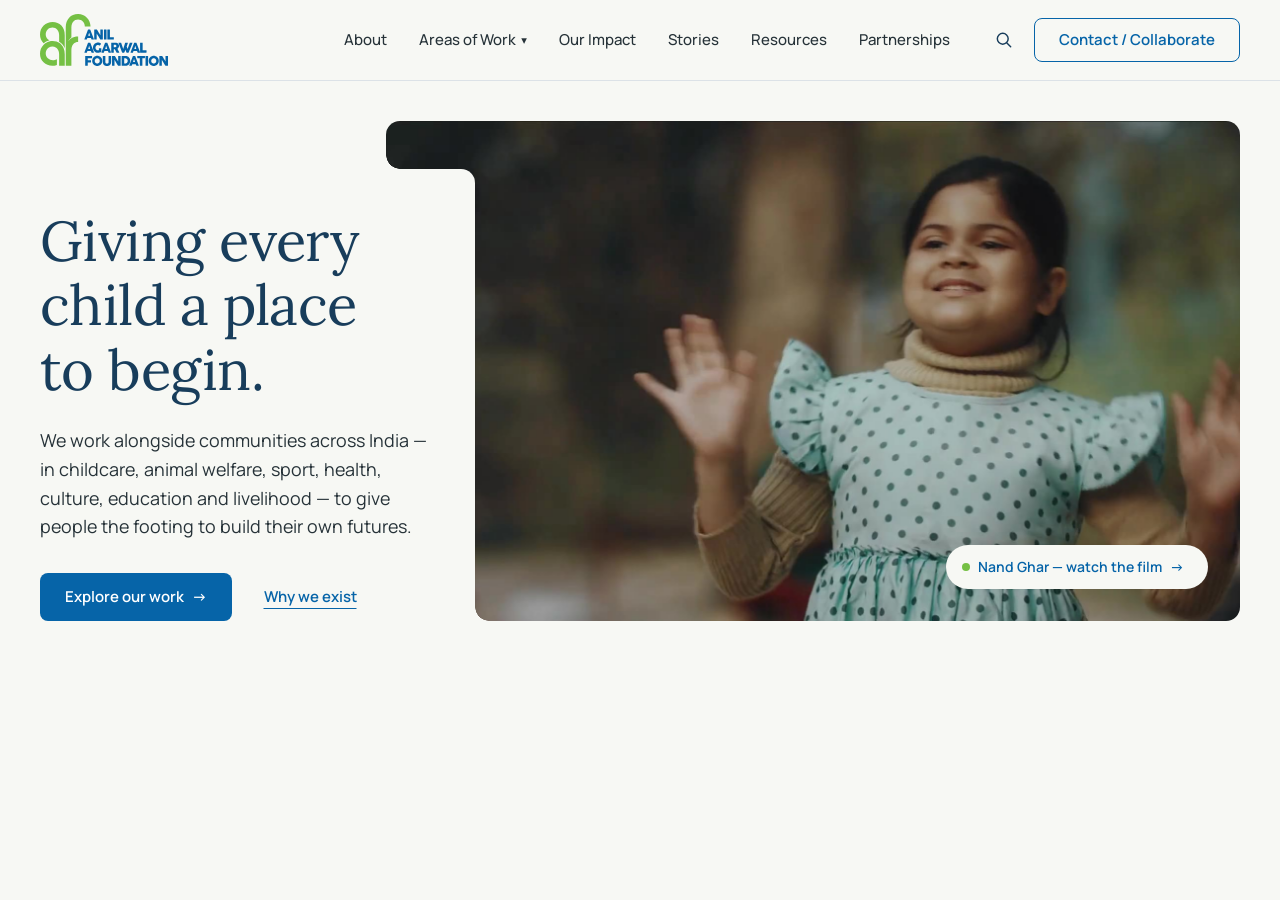
<file: src/explorations/hero/index.html>
<!doctype html>
<html lang="en-IN">
<head>
  <meta charset="utf-8">
  <meta name="viewport" content="width=device-width, initial-scale=1">
  <title>AAF Hero: Concept A "The Mat" (design exploration)</title>
  <meta name="robots" content="noindex, nofollow">

  <!-- Fonts: Lora 400 (headline only) + Manrope 400–700, per AAF_BRAND_FOUNDATION.md §3.2 (Option A). -->
  <link rel="preconnect" href="https://fonts.googleapis.com">
  <link rel="preconnect" href="https://fonts.gstatic.com" crossorigin>
  <link rel="stylesheet" href="https://fonts.googleapis.com/css2?family=Lora:wght@400&family=Manrope:wght@400;500;600;700&display=swap">

  <!-- Brand tokens (unchanged, shared) + exploration styles -->
  <link rel="stylesheet" href="../../../assets/brand/brand-tokens.css">
  <link rel="stylesheet" href="hero.css">

  <script src="hero.js" defer></script>
</head>
<body>
  <a class="skip-link" href="#main">Skip to content</a>

  <!-- ================================================================
       Global header (solid, warm off-white)
       Navigation content is fixed by the approved wireframe.
       ================================================================ -->
  <header class="site-header" data-header>
    <div class="container site-header__inner">
      <a class="site-header__logo" href="#" aria-label="Anil Agarwal Foundation, home">
        <img src="../../../assets/brand/aaf-logo.svg" alt="" width="128" height="52">
      </a>

      <nav class="site-nav" id="site-nav" aria-label="Main" data-nav>
        <ul class="site-nav__list">
          <li><a class="site-nav__link" href="#">About</a></li>
          <li>
            <!-- Dropdown contents are not yet defined (content map §1a), so this is a link with a disclosure glyph. -->
            <a class="site-nav__link" href="#">Areas of Work <span class="site-nav__caret" aria-hidden="true">▾</span></a>
          </li>
          <li><a class="site-nav__link" href="#">Our Impact</a></li>
          <li><a class="site-nav__link" href="#">Stories</a></li>
          <li><a class="site-nav__link" href="#">Resources</a></li>
          <li><a class="site-nav__link" href="#">Partnerships</a></li>
        </ul>
        <a class="btn btn--secondary site-nav__cta-mobile" href="#">Contact / Collaborate</a>
      </nav>

      <div class="site-header__actions">
        <button class="icon-button" type="button" aria-label="Search">
          <svg viewBox="0 0 24 24" width="20" height="20" aria-hidden="true" focusable="false">
            <circle cx="10.5" cy="10.5" r="6.5" fill="none" stroke="currentColor" stroke-width="1.75"/>
            <path d="M15.5 15.5 20 20" fill="none" stroke="currentColor" stroke-width="1.75" stroke-linecap="round"/>
          </svg>
        </button>
        <a class="btn btn--secondary site-header__cta" href="#">Contact / Collaborate</a>
        <button class="icon-button site-header__menu" type="button"
                aria-controls="site-nav" aria-expanded="false" data-menu-toggle>
          <span class="visually-hidden" data-menu-label>Open menu</span>
          <svg viewBox="0 0 24 24" width="22" height="22" aria-hidden="true" focusable="false">
            <path class="menu-icon__open" d="M3 7h18M3 12h18M3 17h18" fill="none" stroke="currentColor" stroke-width="1.75" stroke-linecap="round"/>
            <path class="menu-icon__close" d="M5 5l14 14M19 5 5 19" fill="none" stroke="currentColor" stroke-width="1.75" stroke-linecap="round"/>
          </svg>
        </button>
      </div>
    </div>
  </header>

  <main id="main">
    <!-- ================================================================
         Hero — Concept A "The Mat"
         The footage is presented as a framed documentary print on the
         warm off-white mat. The text panel is cut from the same mat and
         overlaps the frame's lower-left edge. No overlays, no gradients.
         ================================================================ -->
    <section class="hero" aria-labelledby="hero-title">
      <div class="container hero__stage">

        <!-- Text panel (same surface as the mat) -->
        <div class="hero__panel">
          <h1 class="hero__title" id="hero-title">Giving every child a place to begin.</h1>
          <p class="hero__lead">We work alongside communities across India — in childcare, animal welfare, sport, health, culture, education and livelihood — to give people the footing to build their own futures.</p>
          <div class="hero__actions">
            <a class="btn btn--primary" href="#">Explore our work <span aria-hidden="true">→</span></a>
            <a class="text-link" href="#">Why we exist</a>
          </div>
        </div>

        <!-- Framed documentary footage -->
        <figure class="hero__media" data-hero-media>
          <div class="hero__frame">
            <!--
              Nand Ghar film (source: https://www.youtube.com/watch?v=GrlYXisbpwQ), first 25.4 s,
              trimmed before the on-screen statistic banner and end card. 1920×1012 H.264/AAC, faststart.
              preload="none": nothing downloads until hero.js starts playback (skipped under reduced motion).
            -->
            <video class="hero__video" muted loop playsinline preload="none"
                   width="1920" height="1012"
                   poster="../../../assets/videos/nand-ghar-hero-poster.jpg"
                   aria-label="Excerpt from the Nand Ghar film"
                   data-hero-video>
              <source src="../../../assets/videos/nand-ghar-hero.mp4" type="video/mp4">
            </video>
          </div>

          <!-- Film link, placed on the video (solid label, no overlay on the footage) -->
          <figcaption class="hero__caption">
            <a class="film-link" href="#">
              <span class="film-link__dot" aria-hidden="true"></span>
              Nand Ghar — watch the film <span class="film-link__arrow" aria-hidden="true">→</span>
            </a>
          </figcaption>
        </figure>

      </div>
    </section>
  </main>
</body>
</html>
</file>
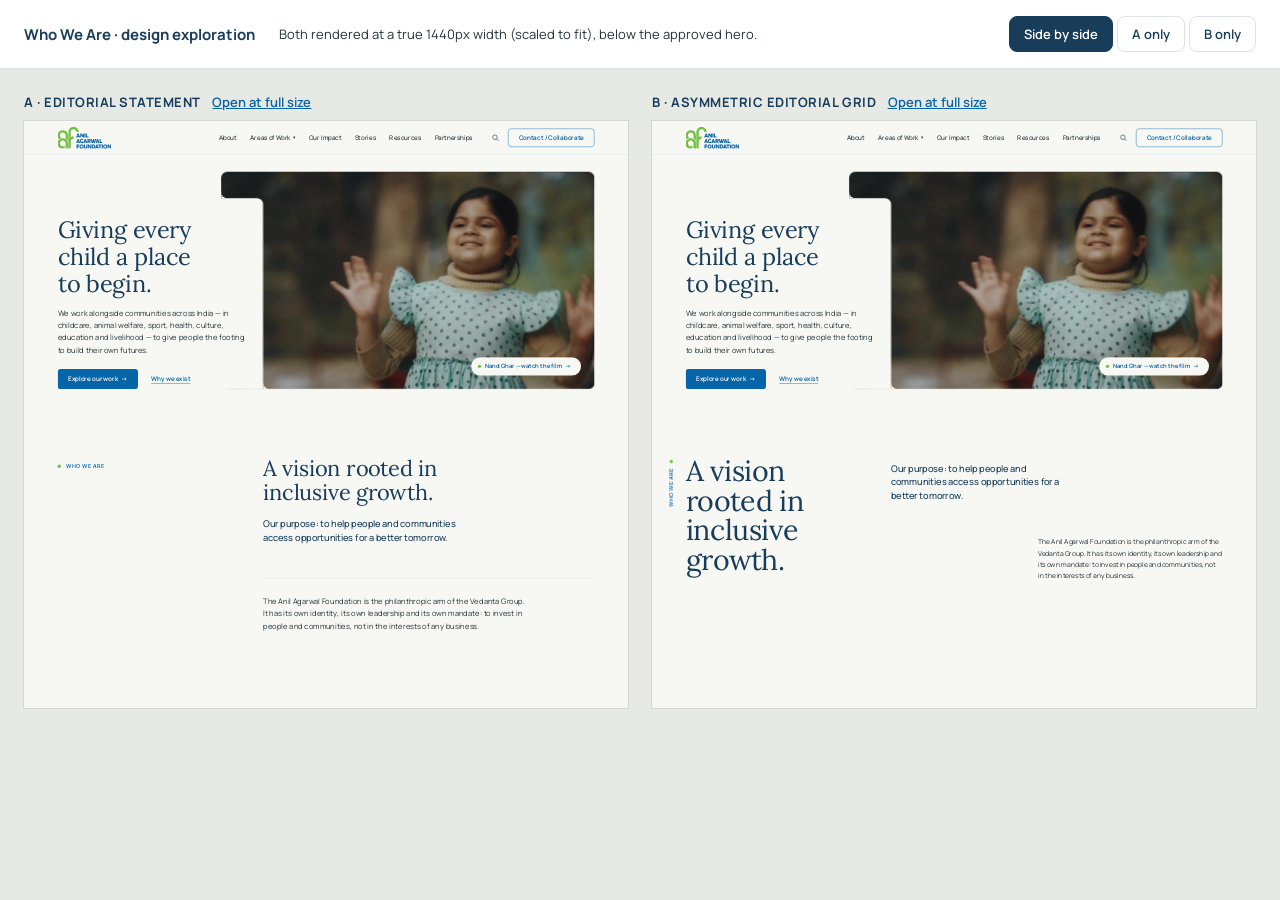
<file: src/explorations/who-we-are/index.html>
<!doctype html>
<html lang="en">
<head>
  <meta charset="utf-8">
  <meta name="viewport" content="width=device-width, initial-scale=1">
  <title>AAF Who We Are: compare variations (development harness)</title>
  <meta name="robots" content="noindex, nofollow">
  <link rel="stylesheet" href="https://fonts.googleapis.com/css2?family=Manrope:wght@400;600;700&display=swap">
  <link rel="stylesheet" href="../../../assets/brand/brand-tokens.css">
  <style>
    /* Development harness only: not part of either design. */
    body { margin: 0; background: #e7e9e4; color: var(--text-heading); font-family: var(--font-primary); }
    .bar { display: flex; flex-wrap: wrap; align-items: center; gap: 12px 24px; padding: 16px 24px; background: var(--color-white); border-bottom: var(--border); position: sticky; top: 0; z-index: 1; }
    .bar h1 { margin: 0; font-size: 15px; font-weight: 700; }
    .bar p { margin: 0; font-size: 13px; color: var(--text-body); }
    .modes { display: flex; gap: 4px; margin-left: auto; }
    .modes button { font: 600 13px var(--font-primary); padding: 8px 14px; border: var(--border); border-radius: 8px; background: var(--color-white); color: var(--text-heading); cursor: pointer; }
    .modes button[aria-pressed="true"] { background: var(--color-navy); border-color: var(--color-navy); color: var(--color-white); }
    .modes button:focus-visible { outline: var(--focus-ring); outline-offset: 2px; }
    .stage { display: grid; gap: 24px; padding: 24px; }
    .stage[data-mode="both"] { grid-template-columns: 1fr 1fr; }
    .stage[data-mode="a"] [data-variant="b"], .stage[data-mode="b"] [data-variant="a"] { display: none; }
    .panel h2 { margin: 0 0 10px; font-size: 13px; font-weight: 700; letter-spacing: .04em; text-transform: uppercase; }
    .panel h2 a { margin-left: 8px; font-weight: 600; text-transform: none; letter-spacing: 0; color: var(--text-link); }
    .viewport { position: relative; overflow: hidden; background: var(--color-white); box-shadow: 0 0 0 1px rgb(0 0 0 / .08); }
    .viewport iframe { position: absolute; top: 0; left: 0; width: 1440px; height: 1400px; border: 0; transform-origin: 0 0; }
  </style>
</head>
<body>
  <header class="bar">
    <h1>Who We Are · design exploration</h1>
    <p>Both rendered at a true 1440px width (scaled to fit), below the approved hero.</p>
    <div class="modes" role="group" aria-label="View">
      <button type="button" data-mode="both" aria-pressed="true">Side by side</button>
      <button type="button" data-mode="a" aria-pressed="false">A only</button>
      <button type="button" data-mode="b" aria-pressed="false">B only</button>
    </div>
  </header>

  <main class="stage" data-mode="both">
    <section class="panel" data-variant="a">
      <h2>A · Editorial Statement <a href="variation-a.html#who-we-are">Open at full size</a></h2>
      <div class="viewport"><iframe src="variation-a.html" title="Variation A: Editorial Statement" loading="eager"></iframe></div>
    </section>
    <section class="panel" data-variant="b">
      <h2>B · Asymmetric Editorial Grid <a href="variation-b.html#who-we-are">Open at full size</a></h2>
      <div class="viewport"><iframe src="variation-b.html" title="Variation B: Asymmetric Editorial Grid" loading="eager"></iframe></div>
    </section>
  </main>

  <script>
    // Scale each 1440px-wide frame to its column so the true desktop layout is visible.
    (function () {
      var stage = document.querySelector('.stage');
      function fit() {
        document.querySelectorAll('.viewport').forEach(function (v) {
          var f = v.querySelector('iframe');
          var s = v.clientWidth / 1440;
          f.style.transform = 'scale(' + s + ')';
          v.style.height = Math.round(1400 * s) + 'px';
        });
      }
      document.querySelectorAll('.modes button').forEach(function (b) {
        b.addEventListener('click', function () {
          stage.dataset.mode = b.dataset.mode;
          document.querySelectorAll('.modes button').forEach(function (x) { x.setAttribute('aria-pressed', String(x === b)); });
          fit();
        });
      });
      window.addEventListener('resize', fit);
      fit();
    })();
  </script>
</body>
</html>
</file>
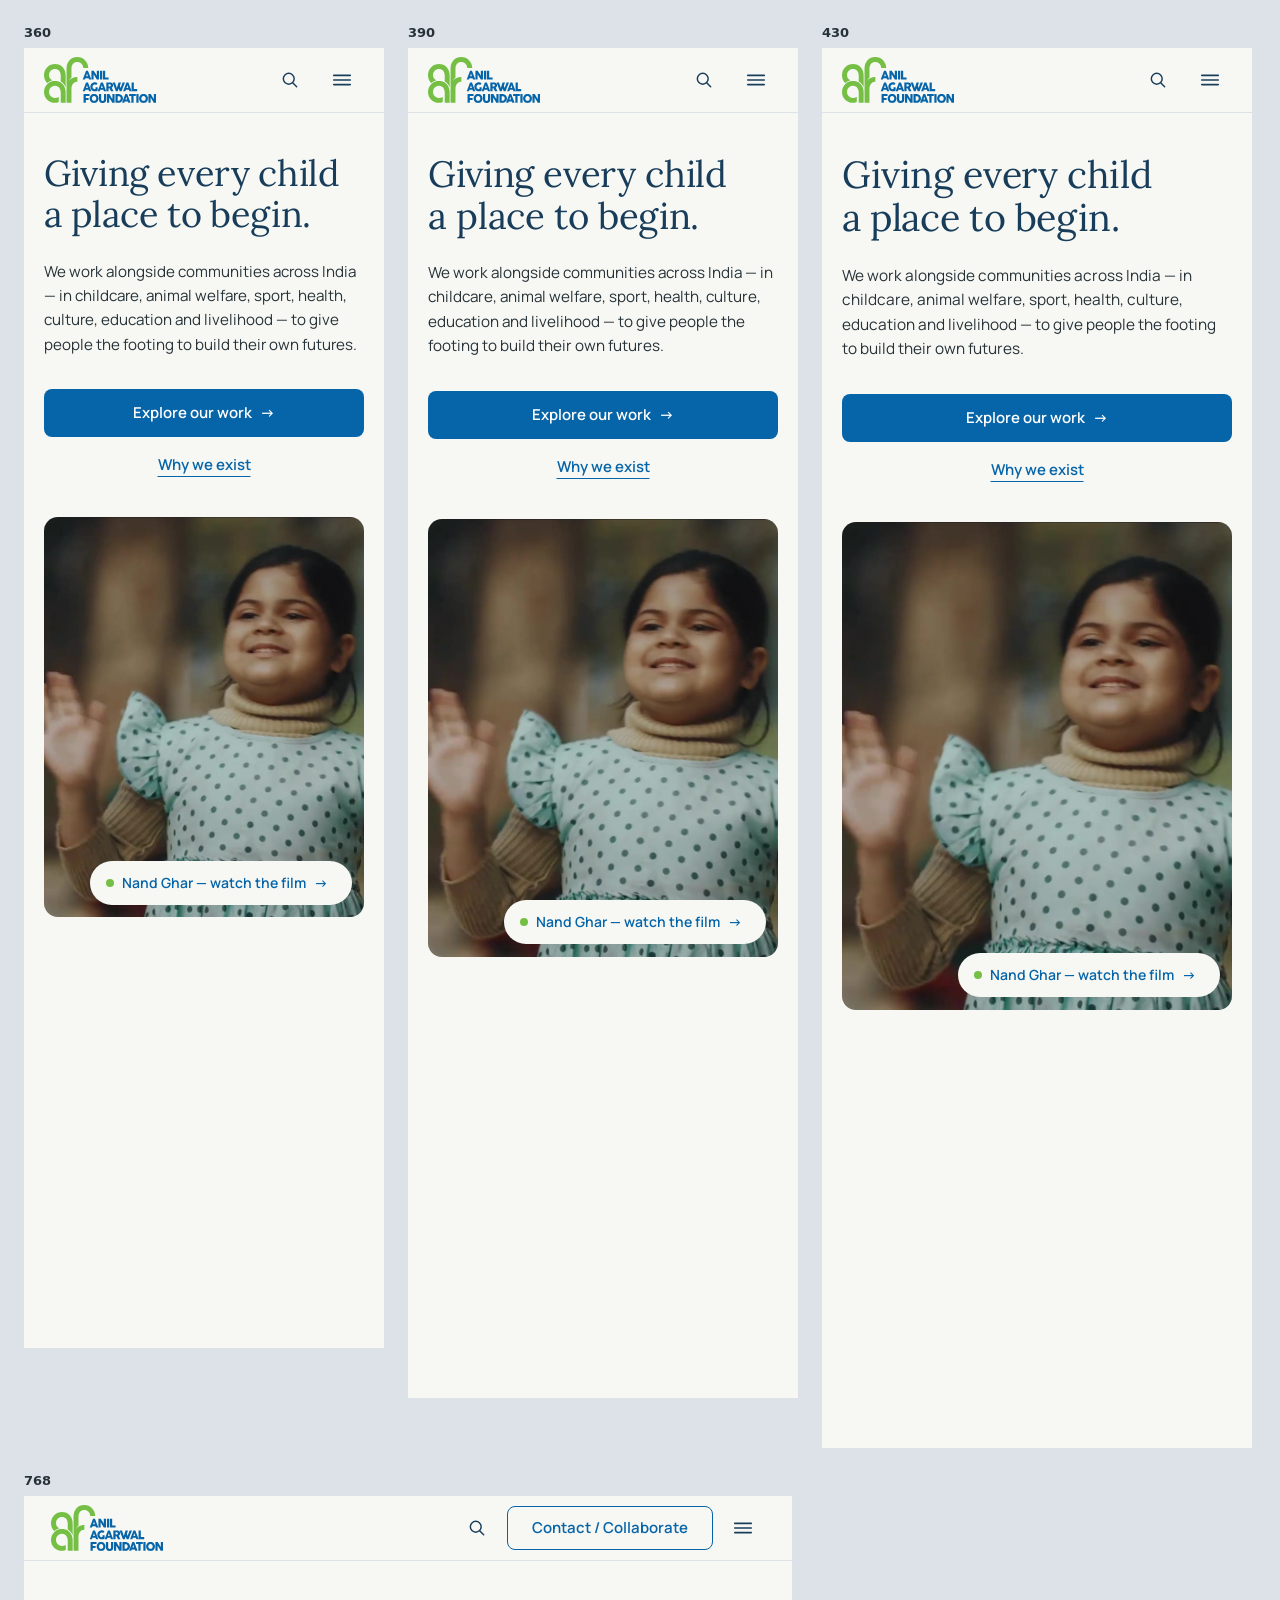
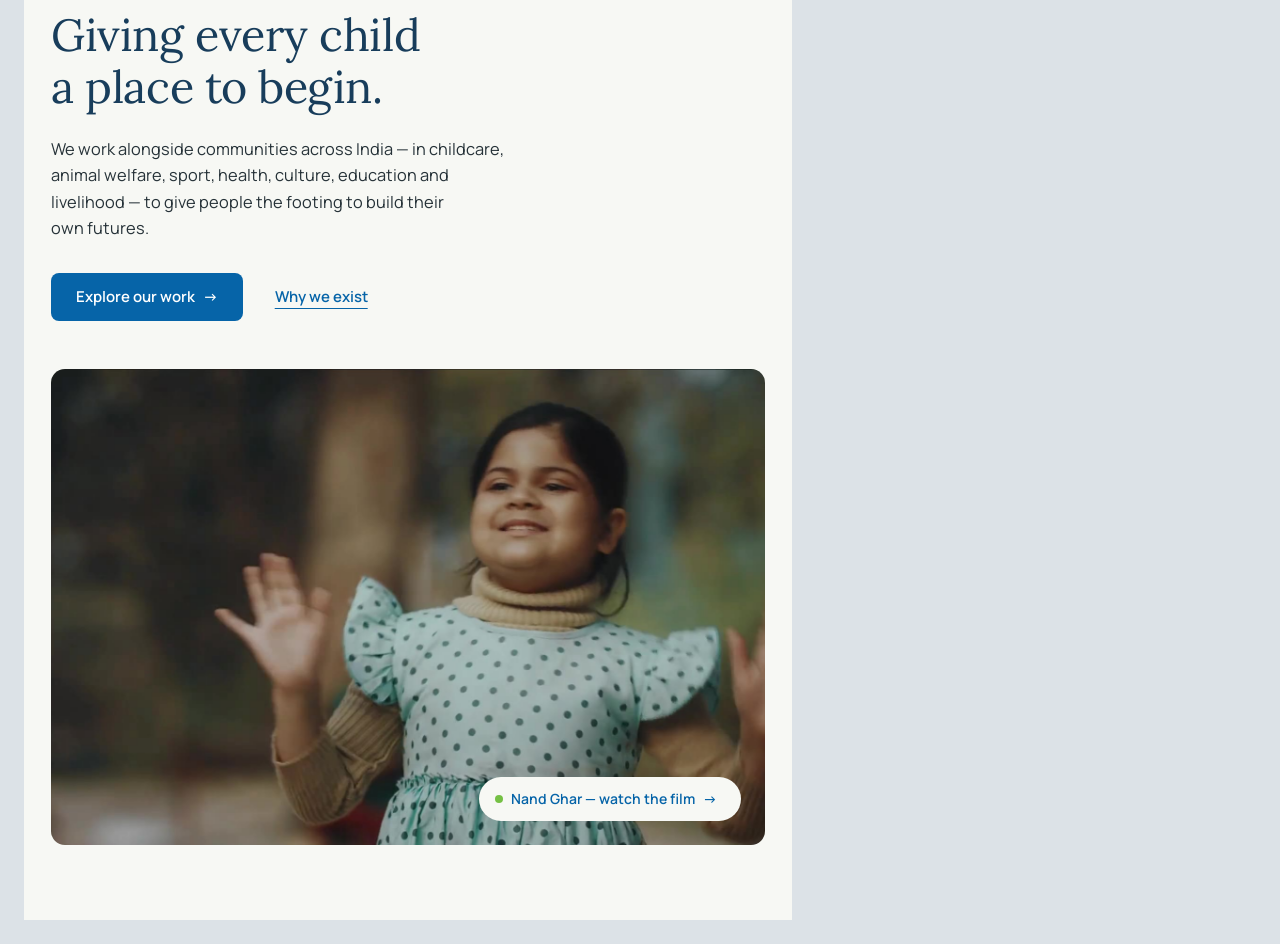
<file: src/explorations/hero/preview.html>
<!doctype html>
<html lang="en">
<head>
<meta charset="utf-8">
<title>AAF Hero: viewport preview</title>
<style>
  body { margin: 0; padding: 24px; background: #DCE2E7; font: 13px/1.4 system-ui, sans-serif; color: #263238; }
  .row { display: flex; gap: 24px; align-items: flex-start; flex-wrap: wrap; }
  figure { margin: 0; }
  figcaption { margin-bottom: 6px; font-weight: 600; }
  iframe { border: 0; background: #fff; display: block; }
</style>
</head>
<body>
  <!-- Development harness: renders the hero at exact viewport widths. -->
  <div class="row">
    <figure><figcaption>360</figcaption><iframe src="index.html" width="360" height="1300" title="360px"></iframe></figure>
    <figure><figcaption>390</figcaption><iframe src="index.html" width="390" height="1350" title="390px"></iframe></figure>
    <figure><figcaption>430</figcaption><iframe src="index.html" width="430" height="1400" title="430px"></iframe></figure>
    <figure><figcaption>768</figcaption><iframe src="index.html" width="768" height="1024" title="768px"></iframe></figure>
  </div>
</body>
</html>
</file>
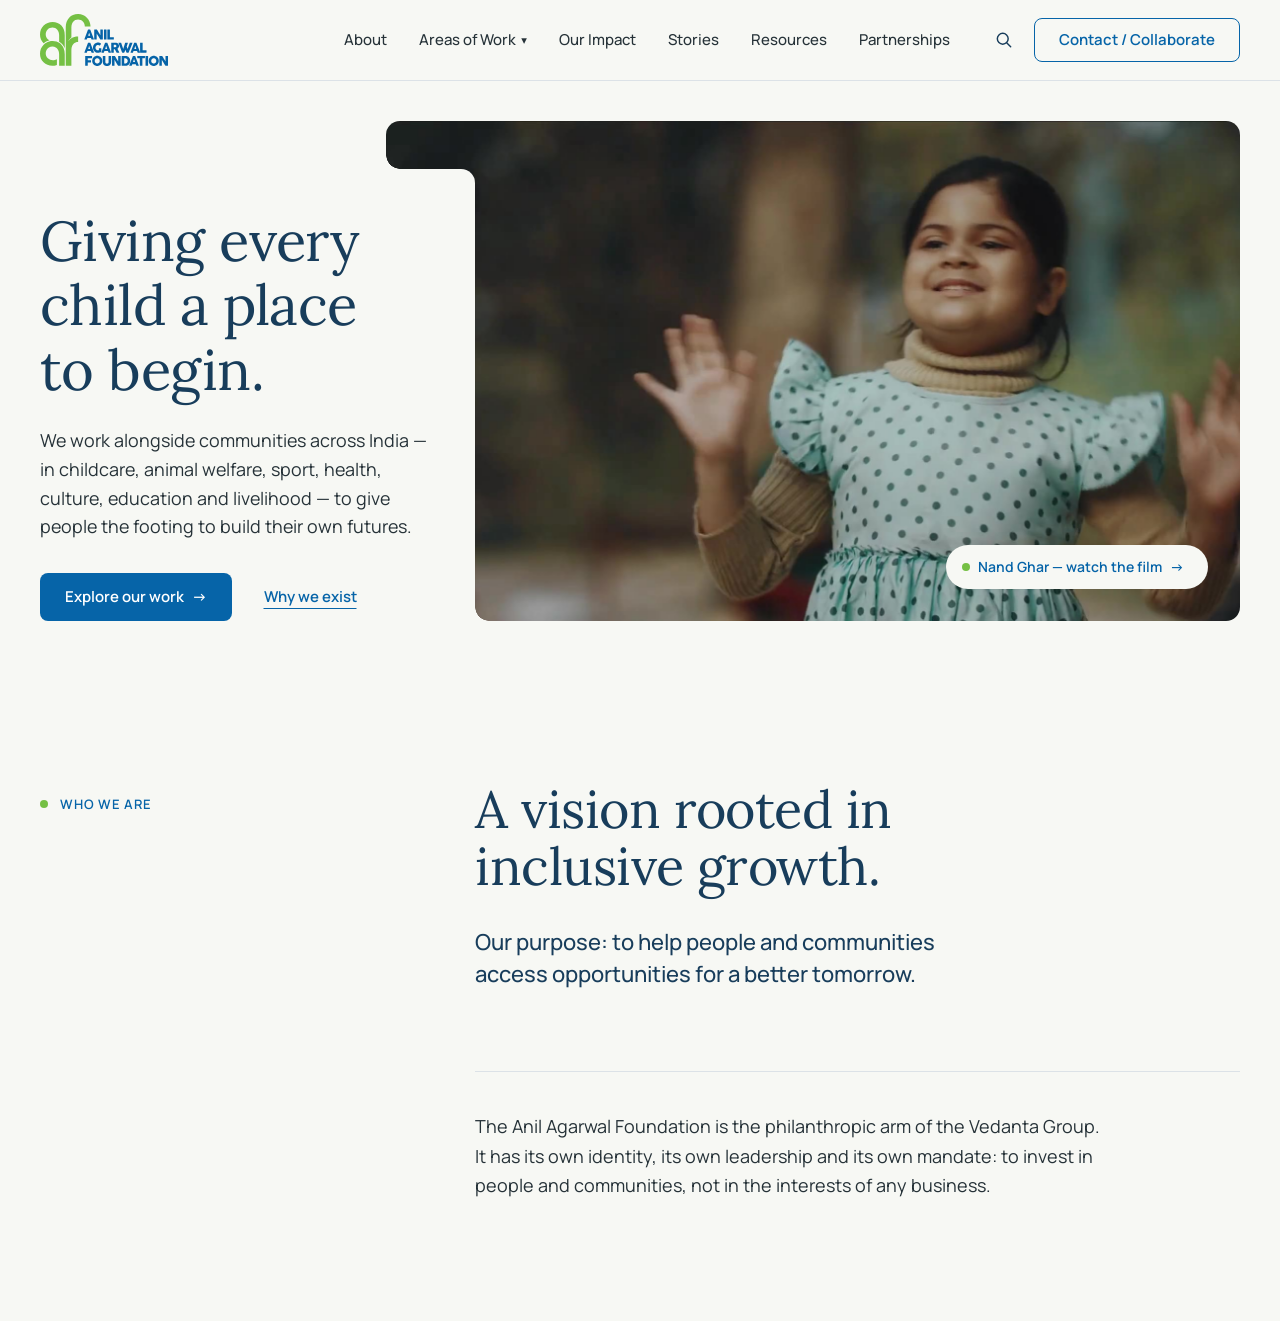
<file: src/explorations/who-we-are/variation-a.html>
<!doctype html>
<html lang="en-IN">
<head>
  <meta charset="utf-8">
  <meta name="viewport" content="width=device-width, initial-scale=1">
  <title>AAF Who We Are: Variation A, Editorial Statement (design exploration)</title>
  <meta name="robots" content="noindex, nofollow">

  <link rel="preconnect" href="https://fonts.googleapis.com">
  <link rel="preconnect" href="https://fonts.gstatic.com" crossorigin>
  <link rel="stylesheet" href="https://fonts.googleapis.com/css2?family=Lora:wght@400&family=Manrope:wght@400;500;600;700&display=swap">

  <!-- Shared tokens + approved hero (both unmodified, linked for context) -->
  <link rel="stylesheet" href="../../../assets/brand/brand-tokens.css">
  <link rel="stylesheet" href="../hero/hero.css">
  <!-- This exploration -->
  <link rel="stylesheet" href="who-we-are.css">
  <link rel="stylesheet" href="variation-a.css">

  <script src="../hero/hero.js" defer></script>
</head>
<body>
  <!-- Header + hero: copied verbatim from src/explorations/hero/index.html for context.
       Change the hero there, not here. -->
  <a class="skip-link" href="#main">Skip to content</a>

  <!-- ================================================================
       Global header (solid, warm off-white)
       Navigation content is fixed by the approved wireframe.
       ================================================================ -->
  <header class="site-header" data-header>
    <div class="container site-header__inner">
      <a class="site-header__logo" href="#" aria-label="Anil Agarwal Foundation, home">
        <img src="../../../assets/brand/aaf-logo.svg" alt="" width="128" height="52">
      </a>

      <nav class="site-nav" id="site-nav" aria-label="Main" data-nav>
        <ul class="site-nav__list">
          <li><a class="site-nav__link" href="#">About</a></li>
          <li>
            <!-- Dropdown contents are not yet defined (content map §1a), so this is a link with a disclosure glyph. -->
            <a class="site-nav__link" href="#">Areas of Work <span class="site-nav__caret" aria-hidden="true">▾</span></a>
          </li>
          <li><a class="site-nav__link" href="#">Our Impact</a></li>
          <li><a class="site-nav__link" href="#">Stories</a></li>
          <li><a class="site-nav__link" href="#">Resources</a></li>
          <li><a class="site-nav__link" href="#">Partnerships</a></li>
        </ul>
        <a class="btn btn--secondary site-nav__cta-mobile" href="#">Contact / Collaborate</a>
      </nav>

      <div class="site-header__actions">
        <button class="icon-button" type="button" aria-label="Search">
          <svg viewBox="0 0 24 24" width="20" height="20" aria-hidden="true" focusable="false">
            <circle cx="10.5" cy="10.5" r="6.5" fill="none" stroke="currentColor" stroke-width="1.75"/>
            <path d="M15.5 15.5 20 20" fill="none" stroke="currentColor" stroke-width="1.75" stroke-linecap="round"/>
          </svg>
        </button>
        <a class="btn btn--secondary site-header__cta" href="#">Contact / Collaborate</a>
        <button class="icon-button site-header__menu" type="button"
                aria-controls="site-nav" aria-expanded="false" data-menu-toggle>
          <span class="visually-hidden" data-menu-label>Open menu</span>
          <svg viewBox="0 0 24 24" width="22" height="22" aria-hidden="true" focusable="false">
            <path class="menu-icon__open" d="M3 7h18M3 12h18M3 17h18" fill="none" stroke="currentColor" stroke-width="1.75" stroke-linecap="round"/>
            <path class="menu-icon__close" d="M5 5l14 14M19 5 5 19" fill="none" stroke="currentColor" stroke-width="1.75" stroke-linecap="round"/>
          </svg>
        </button>
      </div>
    </div>
  </header>

  <main id="main">
    <!-- ================================================================
         Hero — Concept A "The Mat"
         The footage is presented as a framed documentary print on the
         warm off-white mat. The text panel is cut from the same mat and
         overlaps the frame's lower-left edge. No overlays, no gradients.
         ================================================================ -->
    <section class="hero" aria-labelledby="hero-title">
      <div class="container hero__stage">

        <!-- Text panel (same surface as the mat) -->
        <div class="hero__panel">
          <h1 class="hero__title" id="hero-title">Giving every child a place to begin.</h1>
          <p class="hero__lead">We work alongside communities across India — in childcare, animal welfare, sport, health, culture, education and livelihood — to give people the footing to build their own futures.</p>
          <div class="hero__actions">
            <a class="btn btn--primary" href="#">Explore our work <span aria-hidden="true">→</span></a>
            <a class="text-link" href="#">Why we exist</a>
          </div>
        </div>

        <!-- Framed documentary footage -->
        <figure class="hero__media" data-hero-media>
          <div class="hero__frame">
            <!--
              Nand Ghar film (source: https://www.youtube.com/watch?v=GrlYXisbpwQ), first 25.4 s,
              trimmed before the on-screen statistic banner and end card. 1920×1012 H.264/AAC, faststart.
              preload="none": nothing downloads until hero.js starts playback (skipped under reduced motion).
            -->
            <video class="hero__video" muted loop playsinline preload="none"
                   width="1920" height="1012"
                   poster="../../../assets/videos/nand-ghar-hero-poster.jpg"
                   aria-label="Excerpt from the Nand Ghar film"
                   data-hero-video>
              <source src="../../../assets/videos/nand-ghar-hero.mp4" type="video/mp4">
            </video>
          </div>

          <!-- Film link, placed on the video (solid label, no overlay on the footage) -->
          <figcaption class="hero__caption">
            <a class="film-link" href="#">
              <span class="film-link__dot" aria-hidden="true"></span>
              Nand Ghar — watch the film <span class="film-link__arrow" aria-hidden="true">→</span>
            </a>
          </figcaption>
        </figure>

      </div>
    </section>

    <!-- ================================================================
         Who We Are — Variation A: Editorial Statement
         ================================================================ -->
    <section class="wwa wwa--a" id="who-we-are" aria-labelledby="wwa-title">
      <div class="container wwa__grid">
        <p class="wwa__label">Who we are</p>
        <div class="wwa__statement">
          <h2 class="wwa__title" id="wwa-title">A vision rooted in inclusive growth.</h2>
          <p class="wwa__purpose">Our purpose: to help people and communities access opportunities for a better tomorrow.</p>
        </div>
        <div class="wwa__detail">
          <p class="wwa__body">The Anil Agarwal Foundation is the philanthropic arm of the Vedanta Group. It has its own identity, its own leadership and its own mandate: to invest in people and communities, not in the interests of any business.</p>
        </div>
      </div>
    </section>
  </main>
</body>
</html>
</file>
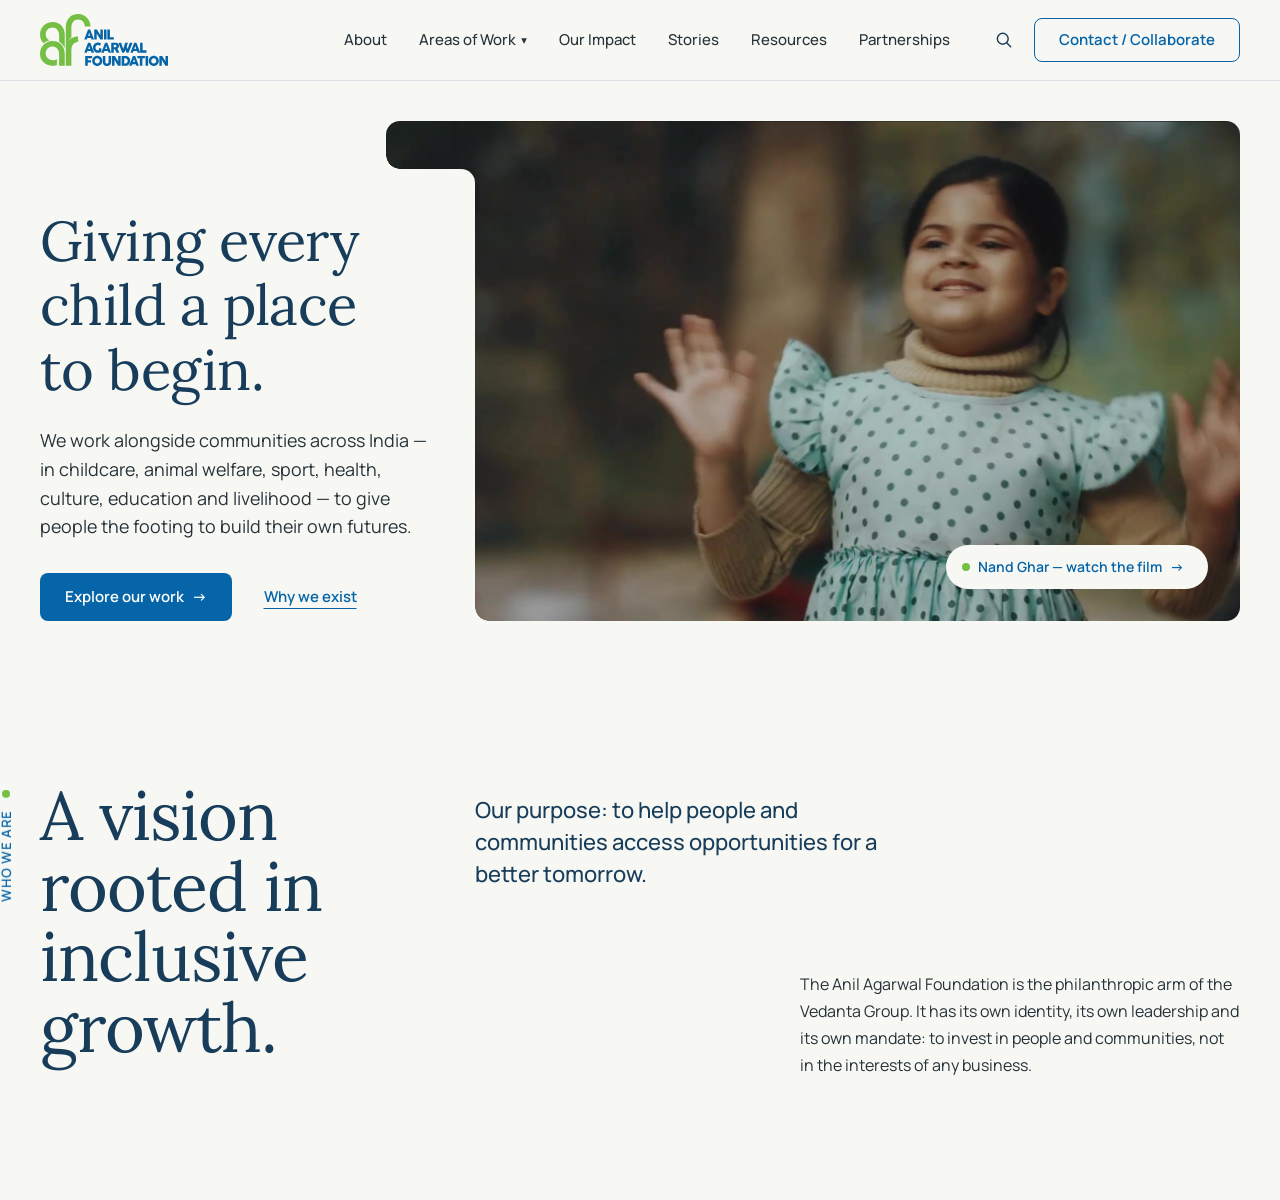
<file: src/explorations/who-we-are/variation-b.html>
<!doctype html>
<html lang="en-IN">
<head>
  <meta charset="utf-8">
  <meta name="viewport" content="width=device-width, initial-scale=1">
  <title>AAF Who We Are: Variation B, Asymmetric Editorial Grid (design exploration)</title>
  <meta name="robots" content="noindex, nofollow">

  <link rel="preconnect" href="https://fonts.googleapis.com">
  <link rel="preconnect" href="https://fonts.gstatic.com" crossorigin>
  <link rel="stylesheet" href="https://fonts.googleapis.com/css2?family=Lora:wght@400&family=Manrope:wght@400;500;600;700&display=swap">

  <!-- Shared tokens + approved hero (both unmodified, linked for context) -->
  <link rel="stylesheet" href="../../../assets/brand/brand-tokens.css">
  <link rel="stylesheet" href="../hero/hero.css">
  <!-- This exploration -->
  <link rel="stylesheet" href="who-we-are.css">
  <link rel="stylesheet" href="variation-b.css">

  <script src="../hero/hero.js" defer></script>
</head>
<body>
  <!-- Header + hero: copied verbatim from src/explorations/hero/index.html for context.
       Change the hero there, not here. -->
  <a class="skip-link" href="#main">Skip to content</a>

  <!-- ================================================================
       Global header (solid, warm off-white)
       Navigation content is fixed by the approved wireframe.
       ================================================================ -->
  <header class="site-header" data-header>
    <div class="container site-header__inner">
      <a class="site-header__logo" href="#" aria-label="Anil Agarwal Foundation, home">
        <img src="../../../assets/brand/aaf-logo.svg" alt="" width="128" height="52">
      </a>

      <nav class="site-nav" id="site-nav" aria-label="Main" data-nav>
        <ul class="site-nav__list">
          <li><a class="site-nav__link" href="#">About</a></li>
          <li>
            <!-- Dropdown contents are not yet defined (content map §1a), so this is a link with a disclosure glyph. -->
            <a class="site-nav__link" href="#">Areas of Work <span class="site-nav__caret" aria-hidden="true">▾</span></a>
          </li>
          <li><a class="site-nav__link" href="#">Our Impact</a></li>
          <li><a class="site-nav__link" href="#">Stories</a></li>
          <li><a class="site-nav__link" href="#">Resources</a></li>
          <li><a class="site-nav__link" href="#">Partnerships</a></li>
        </ul>
        <a class="btn btn--secondary site-nav__cta-mobile" href="#">Contact / Collaborate</a>
      </nav>

      <div class="site-header__actions">
        <button class="icon-button" type="button" aria-label="Search">
          <svg viewBox="0 0 24 24" width="20" height="20" aria-hidden="true" focusable="false">
            <circle cx="10.5" cy="10.5" r="6.5" fill="none" stroke="currentColor" stroke-width="1.75"/>
            <path d="M15.5 15.5 20 20" fill="none" stroke="currentColor" stroke-width="1.75" stroke-linecap="round"/>
          </svg>
        </button>
        <a class="btn btn--secondary site-header__cta" href="#">Contact / Collaborate</a>
        <button class="icon-button site-header__menu" type="button"
                aria-controls="site-nav" aria-expanded="false" data-menu-toggle>
          <span class="visually-hidden" data-menu-label>Open menu</span>
          <svg viewBox="0 0 24 24" width="22" height="22" aria-hidden="true" focusable="false">
            <path class="menu-icon__open" d="M3 7h18M3 12h18M3 17h18" fill="none" stroke="currentColor" stroke-width="1.75" stroke-linecap="round"/>
            <path class="menu-icon__close" d="M5 5l14 14M19 5 5 19" fill="none" stroke="currentColor" stroke-width="1.75" stroke-linecap="round"/>
          </svg>
        </button>
      </div>
    </div>
  </header>

  <main id="main">
    <!-- ================================================================
         Hero — Concept A "The Mat"
         The footage is presented as a framed documentary print on the
         warm off-white mat. The text panel is cut from the same mat and
         overlaps the frame's lower-left edge. No overlays, no gradients.
         ================================================================ -->
    <section class="hero" aria-labelledby="hero-title">
      <div class="container hero__stage">

        <!-- Text panel (same surface as the mat) -->
        <div class="hero__panel">
          <h1 class="hero__title" id="hero-title">Giving every child a place to begin.</h1>
          <p class="hero__lead">We work alongside communities across India — in childcare, animal welfare, sport, health, culture, education and livelihood — to give people the footing to build their own futures.</p>
          <div class="hero__actions">
            <a class="btn btn--primary" href="#">Explore our work <span aria-hidden="true">→</span></a>
            <a class="text-link" href="#">Why we exist</a>
          </div>
        </div>

        <!-- Framed documentary footage -->
        <figure class="hero__media" data-hero-media>
          <div class="hero__frame">
            <!--
              Nand Ghar film (source: https://www.youtube.com/watch?v=GrlYXisbpwQ), first 25.4 s,
              trimmed before the on-screen statistic banner and end card. 1920×1012 H.264/AAC, faststart.
              preload="none": nothing downloads until hero.js starts playback (skipped under reduced motion).
            -->
            <video class="hero__video" muted loop playsinline preload="none"
                   width="1920" height="1012"
                   poster="../../../assets/videos/nand-ghar-hero-poster.jpg"
                   aria-label="Excerpt from the Nand Ghar film"
                   data-hero-video>
              <source src="../../../assets/videos/nand-ghar-hero.mp4" type="video/mp4">
            </video>
          </div>

          <!-- Film link, placed on the video (solid label, no overlay on the footage) -->
          <figcaption class="hero__caption">
            <a class="film-link" href="#">
              <span class="film-link__dot" aria-hidden="true"></span>
              Nand Ghar — watch the film <span class="film-link__arrow" aria-hidden="true">→</span>
            </a>
          </figcaption>
        </figure>

      </div>
    </section>

    <!-- ================================================================
         Who We Are — Variation B: Asymmetric Editorial Grid
         ================================================================ -->
    <section class="wwa wwa--b" id="who-we-are" aria-labelledby="wwa-title">
      <div class="container wwa__grid">
        <p class="wwa__label">Who we are</p>
        <h2 class="wwa__title" id="wwa-title">A vision rooted in inclusive growth.</h2>
        <p class="wwa__purpose">Our purpose: to help people and communities access opportunities for a better tomorrow.</p>
        <p class="wwa__body">The Anil Agarwal Foundation is the philanthropic arm of the Vedanta Group. It has its own identity, its own leadership and its own mandate: to invest in people and communities, not in the interests of any business.</p>
      </div>
    </section>
  </main>
</body>
</html>
</file>
<file: assets/brand/brand-tokens.css>
/* ==========================================================================
   Anil Agarwal Foundation: working brand tokens
   Version 1.0 · 16 November 2026

   Framework-independent CSS custom properties. Import this file before any
   site stylesheet. See AAF_BRAND_FOUNDATION.md for usage rules.

   STATUS LEGEND (used in comments below)
   [WORKING]  Agreed working decision for this project.
   [CONFIRM]  Working value that still needs client confirmation.
   [PROPOSAL] Design proposal and starting point, to be tuned against the wireframe.

   Fonts are NOT loaded here. Load Lora and Manrope separately; see the
   "Font setup" section of AAF_BRAND_FOUNDATION.md.
   ========================================================================== */

:root {
  /* ------------------------------------------------------------------------
     1. Colour: brand primitives
     ------------------------------------------------------------------------ */

  /* [CONFIRM] AAF primary colours: screen conversions of the print CMYK
     values in the official AAF Social Impact Compendium 2023–2024.
     Blue  = C93 M62.9 Y5.9 K0.4
     Green = C58.6 M0 Y99.2 K0 */
  --aaf-blue: #0664a8;
  --aaf-green: #75c044;

  /* [WORKING] Vedanta colours: exact fills of the official Vedanta SVG.
     For parent-brand references only; never use them as AAF primaries. */
  --vedanta-blue: #005298;
  --vedanta-green: #71b32f;

  /* ------------------------------------------------------------------------
     2. Colour: supporting palette [PROPOSAL]
     ------------------------------------------------------------------------ */
  --color-white: #ffffff;
  --color-offwhite: #f7f8f4;   /* Warm Off-white */
  --color-warm-neutral: #f0efe9;
  --color-sage: #eaf1e3;       /* Soft Sage */
  --color-pale-blue: #e8eef4;
  --color-navy: #183d5b;       /* Deep Navy */
  --color-charcoal: #263238;
  --color-border: #dce2e7;     /* Soft Border */

  /* ------------------------------------------------------------------------
     3. Colour: semantic roles [WORKING]
     Every role maps onto the palette above; no extra colours are introduced.
     Contrast ratios (WCAG 2.x) are noted where they matter.
     ------------------------------------------------------------------------ */

  /* Surfaces: neutrals dominate the page. */
  --surface-page: var(--color-white);
  --surface-subtle: var(--color-offwhite);
  --surface-warm: var(--color-warm-neutral);
  --surface-sage: var(--color-sage);           /* occasional use only */
  --surface-blue: var(--color-pale-blue);      /* occasional use only */
  --surface-inverse: var(--color-navy);

  /* Text */
  --text-body: var(--color-charcoal);          /* 13.16:1 on white */
  --text-heading: var(--color-navy);           /* 11.31:1 on white */
  --text-muted: var(--color-charcoal);         /* same as body: no muted grey is approved; differentiate with size/weight */
  --text-on-brand: var(--color-white);         /* 6.18:1 on --aaf-blue */
  --text-on-green: var(--color-navy);          /* 5.05:1 on --aaf-green; never white */
  --text-on-inverse: var(--color-white);       /* 11.31:1 on navy */
  --text-link: var(--aaf-blue);                /* 5.29–6.18:1 on every light surface */
  --text-link-hover: var(--color-navy);

  /* Brand accents */
  --accent-primary: var(--aaf-blue);
  --accent-secondary: var(--aaf-green);        /* 2.24:1 on white: decorative only, never text */

  /* Borders and focus */
  --border-color: var(--color-border);
  --border-color-strong: var(--aaf-blue);
  --focus-ring-color: var(--aaf-blue);

  /* Interactive: buttons */
  --button-primary-bg: var(--aaf-blue);
  --button-primary-bg-hover: var(--color-navy);
  --button-primary-text: var(--color-white);
  --button-secondary-bg: transparent;
  --button-secondary-bg-hover: var(--color-pale-blue);
  --button-secondary-border: var(--aaf-blue);
  --button-secondary-text: var(--aaf-blue);

  /* ------------------------------------------------------------------------
     4. Typography [WORKING]
     Lora: hero and selected editorial headings only.
     Manrope: everything else (nav, body, labels, buttons, stats, cards, UI).
     ------------------------------------------------------------------------ */
  --font-editorial: "Lora", Georgia, "Times New Roman", serif;
  --font-primary: "Manrope", system-ui, -apple-system, "Segoe UI", Roboto, "Helvetica Neue", Arial, sans-serif;

  --font-weight-regular: 400;
  --font-weight-medium: 500;
  --font-weight-semibold: 600;
  --font-weight-bold: 700;

  /* [PROPOSAL] Fluid type scale: mobile (360px) → desktop (1280px).
     Desktop targets: H1 56, H2 40, H3 24, body 16, label 12–14. */
  --font-size-h1: clamp(2.25rem, 1.75rem + 2.2vw, 3.5rem);      /* 36 → 56px, Lora 400 */
  --font-size-h2: clamp(1.75rem, 1.45rem + 1.35vw, 2.5rem);     /* 28 → 40px, Lora 400 */
  --font-size-h3: clamp(1.25rem, 1.15rem + 0.45vw, 1.5rem);     /* 20 → 24px, Manrope 600 */
  --font-size-h4: 1.125rem;                                     /* 18px, Manrope 600 */
  --font-size-lead: clamp(1.0625rem, 1rem + 0.3vw, 1.25rem);    /* 17 → 20px, Manrope 400 */
  --font-size-body: 1rem;                                       /* 16px, Manrope 400 */
  --font-size-small: 0.875rem;                                  /* 14px */
  --font-size-label: 0.8125rem;                                 /* 13px, Manrope 600 */
  --font-size-stat: clamp(2.25rem, 1.8rem + 2vw, 3.5rem);       /* impact figures, Manrope 600/700 */

  --leading-tight: 1.15;   /* display headings */
  --leading-snug: 1.3;     /* H3/H4, card titles */
  --leading-body: 1.6;     /* paragraphs */

  --tracking-heading: -0.01em;
  --tracking-normal: 0;
  --tracking-label: 0.06em;   /* uppercase small labels */

  --measure-body: 68ch;       /* max readable paragraph width */
  --measure-heading: 22ch;    /* keeps display headlines controlled */

  /* ------------------------------------------------------------------------
     5. Spacing [PROPOSAL]: 4px base, 8px rhythm
     ------------------------------------------------------------------------ */
  --space-1: 0.25rem;   /*   4px */
  --space-2: 0.5rem;    /*   8px */
  --space-3: 0.75rem;   /*  12px */
  --space-4: 1rem;      /*  16px */
  --space-5: 1.5rem;    /*  24px */
  --space-6: 2rem;      /*  32px */
  --space-7: 2.5rem;    /*  40px */
  --space-8: 3rem;      /*  48px */
  --space-9: 4rem;      /*  64px */
  --space-10: 5rem;     /*  80px */
  --space-11: 6rem;     /*  96px */
  --space-12: 7.5rem;   /* 120px */

  --section-space: clamp(4rem, 2.5rem + 6vw, 7.5rem);   /* 64 → 120px between sections */
  --card-padding: clamp(1.25rem, 1rem + 1vw, 2rem);     /* 20 → 32px */

  /* ------------------------------------------------------------------------
     6. Layout [PROPOSAL]
     ------------------------------------------------------------------------ */
  --container-max: 1280px;
  --container-wide: 1320px;
  --container-gutter: clamp(1rem, 0.5rem + 2.5vw, 2.5rem);  /* 16 → 40px side padding */
  --grid-columns: 12;
  --grid-gap: clamp(1rem, 0.6rem + 1.6vw, 2rem);            /* 16 → 32px */

  /* ------------------------------------------------------------------------
     7. Borders, radius, shadow [PROPOSAL]
     ------------------------------------------------------------------------ */
  --border-width: 1px;
  --border: var(--border-width) solid var(--border-color);

  --radius-sm: 4px;        /* tags, small chips */
  --radius-button: 8px;    /* brief: 6–8px */
  --radius-card: 14px;     /* brief: 12–16px */
  --radius-media: 14px;    /* images inside or as cards */
  --radius-pill: 999px;

  /* Minimal shadows: use only when separation genuinely needs it.
     Tinted with Deep Navy (#183D5B) rather than pure black. */
  --shadow-sm: 0 1px 2px rgb(24 61 91 / 0.06);
  --shadow-md: 0 6px 20px rgb(24 61 91 / 0.08);

  /* ------------------------------------------------------------------------
     8. Focus and motion [WORKING]
     ------------------------------------------------------------------------ */
  --focus-ring-width: 2px;
  --focus-ring-offset: 3px;
  --focus-ring: var(--focus-ring-width) solid var(--focus-ring-color);

  --duration-fast: 150ms;
  --duration-base: 250ms;
  --duration-slow: 400ms;
  --ease-standard: cubic-bezier(0.2, 0, 0, 1);
  --ease-out: cubic-bezier(0, 0, 0.2, 1);
}

/* Respect reduced-motion preferences: collapse durations globally. */
@media (prefers-reduced-motion: reduce) {
  :root {
    --duration-fast: 0ms;
    --duration-base: 0ms;
    --duration-slow: 0ms;
  }
}
</file>
<file: src/explorations/hero/hero.css>
/* ==========================================================================
   AAF Hero: Concept A "The Mat" (design exploration)
   Depends on: assets/brand/brand-tokens.css (loaded first, not modified)

   Structure
   1. Exploration-level tokens (hero geometry only)
   2. Base
   3. Utilities (container, visually-hidden, skip link)
   4. Buttons and links
   5. Header and navigation
   6. Hero: shared
   7. Hero: placeholder media
   8. Hero: film link (on the video)
   9. Layout: mobile-first → tablet → desktop overlap
   10. Motion
   ========================================================================== */

/* 1. Exploration-level tokens ------------------------------------------- */
:root {
  --header-h: 64px;
  --mat: var(--surface-subtle);        /* Warm Off-white #F7F8F4: header + hero mat + text panel */
  --frame-radius: 14px;                /* within brand range 12–16px */
  --frame-ratio: 4 / 5;                /* mobile default; art-direct the crop */
}

/* 2. Base ---------------------------------------------------------------- */
*,
*::before,
*::after { box-sizing: border-box; }

html { -webkit-text-size-adjust: 100%; }

body {
  margin: 0;
  background: var(--mat);
  color: var(--text-body);
  font-family: var(--font-primary);
  font-size: var(--font-size-body);
  line-height: var(--leading-body);
  -webkit-font-smoothing: antialiased;
  text-rendering: optimizeLegibility;
}

img,
video,
svg { display: block; max-width: 100%; }

a { color: inherit; }

:focus-visible {
  outline: var(--focus-ring);
  outline-offset: var(--focus-ring-offset);
  border-radius: 2px;
}

/* 3. Utilities ----------------------------------------------------------- */
.container {
  width: min(var(--container-max), 100% - 2 * var(--container-gutter));
  margin-inline: auto;
}

.visually-hidden {
  position: absolute !important;
  width: 1px; height: 1px;
  margin: -1px; padding: 0; border: 0;
  overflow: hidden;
  clip: rect(0 0 0 0);
  white-space: nowrap;
}

.skip-link {
  position: absolute;
  left: var(--space-4);
  top: -100px;
  z-index: 100;
  padding: var(--space-3) var(--space-4);
  background: var(--color-white);
  color: var(--text-link);
  font-weight: var(--font-weight-semibold);
  border: var(--border);
  border-radius: var(--radius-button);
}
.skip-link:focus { top: var(--space-3); }

/* 4. Buttons and links --------------------------------------------------- */
.btn {
  display: inline-flex;
  align-items: center;
  justify-content: center;
  gap: 0.5em;
  min-height: 48px;
  padding: 0 var(--space-5);
  border: var(--border-width) solid transparent;
  border-radius: var(--radius-button);
  font-family: var(--font-primary);
  font-size: 0.9375rem;               /* 15px */
  font-weight: var(--font-weight-semibold);
  line-height: 1.2;
  text-decoration: none;
  white-space: nowrap;
  cursor: pointer;
  transition:
    background-color var(--duration-fast) var(--ease-standard),
    border-color var(--duration-fast) var(--ease-standard),
    color var(--duration-fast) var(--ease-standard);
}

.btn--primary {
  background: var(--button-primary-bg);
  color: var(--button-primary-text);
}
.btn--primary:hover { background: var(--button-primary-bg-hover); }

.btn--primary span[aria-hidden] {
  display: inline-block;
  transition: transform var(--duration-base) var(--ease-standard);
}
.btn--primary:hover span[aria-hidden] { transform: translateX(3px); }

.btn--secondary {
  background: var(--button-secondary-bg);
  border-color: var(--button-secondary-border);
  color: var(--button-secondary-text);
}
.btn--secondary:hover { background: var(--button-secondary-bg-hover); }

.text-link {
  color: var(--text-link);
  font-weight: var(--font-weight-semibold);
  font-size: 0.9375rem;
  text-decoration: underline;
  text-decoration-thickness: 1px;
  text-underline-offset: 6px;
  transition: color var(--duration-fast) var(--ease-standard),
              text-decoration-thickness var(--duration-fast) var(--ease-standard);
}
.text-link:hover {
  color: var(--text-link-hover);
  text-decoration-thickness: 2px;
}

.icon-button {
  display: inline-grid;
  place-items: center;
  width: 44px;
  height: 44px;
  padding: 0;
  border: 0;
  border-radius: var(--radius-button);
  background: transparent;
  color: var(--text-heading);
  cursor: pointer;
  transition: background-color var(--duration-fast) var(--ease-standard);
}
.icon-button:hover { background: var(--surface-blue); }

/* 5. Header and navigation ---------------------------------------------- */
.site-header {
  position: relative;
  z-index: 20;
  background: var(--mat);
  border-bottom: var(--border);
}

.site-header__inner {
  display: flex;
  align-items: center;
  gap: var(--space-4);
  min-height: var(--header-h);
}

.site-header__logo {
  flex: none;
  display: block;
  margin-right: auto;
}
.site-header__logo img {
  width: 112px;                         /* proportional; logo SVG untouched */
  height: auto;
}

.site-header__actions {
  display: flex;
  align-items: center;
  gap: var(--space-2);
}

.site-header__cta { display: none; }    /* shown ≥ 600px */

/* Collapsed navigation panel (< 1100px) */
.site-nav {
  position: absolute;
  top: 100%;
  left: 0;
  right: 0;
  display: none;
  padding: var(--space-3) var(--container-gutter) var(--space-6);
  background: var(--mat);
  border-bottom: var(--border);
}
.site-nav.is-open { display: block; }

.site-nav__list {
  margin: 0;
  padding: 0;
  list-style: none;
}

.site-nav__link {
  display: flex;
  align-items: center;
  gap: 0.35em;
  min-height: 48px;
  color: var(--text-heading);
  font-size: 1rem;
  font-weight: var(--font-weight-medium);
  text-decoration: none;
  border-bottom: var(--border);
}

.site-nav__caret {
  font-size: 0.75em;
  color: var(--text-body);
}

.site-nav__cta-mobile {
  width: 100%;
  margin-top: var(--space-5);
}

.menu-icon__close { display: none; }
[aria-expanded="true"] .menu-icon__open { display: none; }
[aria-expanded="true"] .menu-icon__close { display: inline; }

@media (min-width: 600px) {
  .site-header__cta { display: inline-flex; min-height: 44px; }
  .site-nav__cta-mobile { display: none; }
}

@media (min-width: 1100px) {
  :root { --header-h: 80px; }

  .site-header__logo img { width: 128px; }

  .site-header__inner { gap: var(--space-6); }

  .site-header__menu { display: none; }

  .site-nav {
    position: static;
    display: block;
    padding: 0;
    background: none;
    border: 0;
  }

  .site-nav__list {
    display: flex;
    align-items: center;
    gap: var(--space-6);
  }

  .site-nav__link {
    position: relative;
    min-height: 44px;
    border: 0;
    font-size: 0.9375rem;               /* 15px */
    color: var(--text-body);
    transition: color var(--duration-fast) var(--ease-standard);
  }

  .site-nav__link::after {
    content: "";
    position: absolute;
    left: 0;
    right: 0;
    bottom: 8px;
    height: 1px;
    background: currentColor;
    transform: scaleX(0);
    transform-origin: left;
    transition: transform var(--duration-base) var(--ease-standard);
  }

  .site-nav__link:hover { color: var(--text-link); }
  .site-nav__link:hover::after { transform: scaleX(1); }
}

/* 6. Hero: shared -------------------------------------------------------- */
.hero {
  background: var(--mat);
  padding-block: var(--space-6) var(--space-9);
}

.hero__stage { position: relative; }

.hero__panel { position: relative; }

.hero__title {
  margin: 0;
  max-width: 14ch;
  font-family: var(--font-editorial);
  font-weight: var(--font-weight-regular);
  font-size: var(--font-size-h1);
  line-height: var(--leading-tight);
  letter-spacing: var(--tracking-heading);
  color: var(--text-heading);
  text-wrap: balance;
}

.hero__lead {
  margin: var(--space-5) 0 0;
  max-width: 46ch;
  font-size: clamp(0.9375rem, 0.88rem + 0.3vw, 1.125rem);  /* 15 → 18px */
  line-height: var(--leading-body);
  color: var(--text-body);
  text-wrap: pretty;
}

.hero__actions {
  display: flex;
  flex-wrap: wrap;
  align-items: center;
  gap: var(--space-4) var(--space-6);
  margin-top: var(--space-6);
}

.hero__media {
  position: relative;
  margin: 0;
}

.hero__frame {
  position: relative;
  overflow: hidden;
  aspect-ratio: var(--frame-ratio);
  border-radius: var(--frame-radius);
  background: var(--surface-sage);     /* shows only while media loads / placeholder */
}

.hero__video {
  width: 100%;
  height: 100%;
  object-fit: cover;
  object-position: 62% 50%;            /* bias subject right, away from the text panel */
}

/* 7. Hero: placeholder media (only while no approved footage) ----------- */
.media-placeholder { display: none; }

.hero__media.is-placeholder .media-placeholder {
  position: absolute;
  inset: 0;
  display: grid;
  place-items: center;
  padding: var(--space-5);
  color: var(--text-heading);
  text-align: center;
}

.media-placeholder__tag {
  position: absolute;
  top: var(--space-4);
  right: var(--space-4);
  padding: var(--space-1) var(--space-3);
  background: var(--color-white);
  border: var(--border);
  border-radius: var(--radius-sm);
  font-size: var(--font-size-label);
  font-weight: var(--font-weight-semibold);
  letter-spacing: var(--tracking-label);
  text-transform: uppercase;
}

/* Safe-zone guide for art direction: where faces and action should sit */
.media-placeholder__zone {
  position: absolute;
  inset: 16% 8% 10% 8%;
  display: flex;
  flex-direction: column;
  align-items: center;
  justify-content: center;
  gap: var(--space-2);
  padding: var(--space-4);
  border: 1px dashed rgb(24 61 91 / 0.45);   /* Deep Navy at reduced opacity */
  border-radius: var(--radius-sm);
}

.media-placeholder__brief {
  max-width: 34ch;
  font-size: var(--font-size-small);
  font-weight: var(--font-weight-medium);
  text-wrap: balance;
}

.media-placeholder__guide {
  font-size: var(--font-size-label);
  font-weight: var(--font-weight-medium);
}

/* 8. Film link, placed on the video ------------------------------------- */
/* Sits inside the frame's lower-right corner (the lower-left is under the text panel).
   A solid mat-coloured label keeps it legible on any shot without darkening the footage. */
.hero__caption {
  position: absolute;
  right: var(--space-5);
  bottom: var(--space-5);
  z-index: 1;
}

.film-link {
  display: inline-flex;
  align-items: center;
  gap: var(--space-2);
  min-height: 44px;
  padding: 0 var(--space-5) 0 var(--space-4);
  background: var(--mat);
  border-radius: var(--radius-pill);
  color: var(--text-link);
  font-size: 0.875rem;                 /* 14px */
  font-weight: var(--font-weight-semibold);
  text-decoration: none;
  transition: background-color var(--duration-fast) var(--ease-standard);
}
.film-link:hover { color: var(--text-link-hover); background: var(--color-white); text-decoration: underline; text-underline-offset: 4px; }

.film-link__dot {
  flex: none;
  width: 8px;
  height: 8px;
  border-radius: var(--radius-pill);
  background: var(--accent-secondary);  /* AAF Green: decorative marker only */
}

.film-link__arrow {
  display: inline-block;
  transition: transform var(--duration-base) var(--ease-standard);
}
.film-link:hover .film-link__arrow { transform: translateX(4px); }

/* Over footage the shared blue ring can vanish on dark shots: a mat-coloured outer ring
   (visible on dark frames) plus an inner blue ring (visible on light frames). */
.film-link:focus-visible {
  outline: 2px solid var(--mat);
  outline-offset: 3px;
  box-shadow: inset 0 0 0 2px var(--text-link);
}

/* 9. Layout -------------------------------------------------------------- */

/* Mobile (default, < 600px): headline → copy → CTAs → video → film link + controls */
@media (max-width: 599.98px) {
  :root { --container-gutter: 20px; }

  .hero { padding-block: var(--space-7) var(--space-8); }

  .hero__title { font-size: clamp(2.25rem, 1.6rem + 2.8vw, 2.5rem); }   /* 36 → 40px */

  .hero__actions .btn { width: 100%; }
  .hero__actions .text-link { margin-inline: auto; }

  .hero__media { margin-top: var(--space-7); }

  .hero__caption { right: var(--space-3); bottom: var(--space-3); }
}

/* Tablet (600–959px): same order, wider landscape crop, caption on one line */
@media (min-width: 600px) and (max-width: 959.98px) {
  :root { --frame-ratio: 3 / 2; }

  .hero { padding-block: var(--space-8) var(--space-9); }

  .hero__title { max-width: 16ch; }

  .hero__media { margin-top: var(--space-8); }
}

/* Desktop (≥ 960px): the overlap composition */
@media (min-width: 960px) {
  .hero {
    --panel-w: clamp(430px, 34vw, 500px);   /* text panel width */
    --overlap: clamp(80px, 7vw, 100px);     /* panel cuts into the frame by this much */
    --frame-h: clamp(440px, 36vw, 520px);   /* minimum video height */
    --notch-min: 48px;                      /* panel never starts closer than this to the frame top */
    --panel-pad: clamp(40px, 3vw, 44px);
    --r: var(--frame-radius);

    padding-block: var(--space-7) var(--space-9);
  }

  .hero__stage {
    display: grid;
    grid-template-columns:
      [panel-start] calc(var(--panel-w) - var(--overlap))
      [frame-start] var(--overlap)
      [panel-end] 1fr
      [frame-end];
    grid-template-rows: var(--notch-min) auto;
  }

  /* Bottom-aligned composition: the panel (ending on the CTAs) and the video share one
     bottom edge. The frame is at least --frame-h tall; if the panel's content is taller
     (narrower desktops), the frame grows with it, so the two always end on the same line. */
  .hero__media {
    grid-column: frame-start / frame-end;
    grid-row: 1 / 3;
    align-self: stretch;
    display: flex;
    flex-direction: column;
  }

  .hero__frame {
    flex: 1;
    aspect-ratio: auto;
    min-height: var(--frame-h);
  }

  /* Nand Ghar film is 1.90:1; the desktop frame (~876×510 at 1440) is 1.72:1, so ~9% of the
     width is cropped. The film is composed centrally and its left-side subjects (elders, family
     scene) sit near the panel notch, so crop evenly rather than biasing right. */
  .hero__video { object-position: 50% 50%; }

  .hero__caption { right: var(--space-6); bottom: var(--space-6); }

  /* Text panel: cut from the mat, overlapping the frame's lower-left edge */
  .hero__panel {
    z-index: 2;
    grid-column: panel-start / panel-end;
    grid-row: 2 / 3;
    align-self: end;
    padding: var(--panel-pad) var(--panel-pad) 0 0;
    background: var(--mat);
    border-top-right-radius: var(--r);   /* concave corner inside the frame */
  }

  /* Rounded "outer" corners where the mat meets the frame edges.
     Hard-edged masks in the mat colour, not a decorative gradient. */
  .hero__panel::before,
  .hero__panel::after {
    content: "";
    position: absolute;
    width: var(--r);
    height: var(--r);
    background: radial-gradient(circle at 100% 0, transparent calc(var(--r) - 0.5px), var(--mat) var(--r));
    pointer-events: none;
  }
  /* Where the frame's left edge meets the panel's top edge */
  .hero__panel::before {
    top: calc(var(--r) * -1);
    left: calc(var(--panel-w) - var(--overlap));
  }
  /* Where the frame's bottom edge meets the panel's right edge */
  .hero__panel::after {
    bottom: 0;
    left: 100%;
  }

  .hero__title { max-width: none; }

  .hero__lead { max-width: 44ch; }

  .media-placeholder__zone { inset: 14% 5% 12% calc(var(--overlap) + 22%); }
}

/* 10. Motion ------------------------------------------------------------- */
@keyframes frame-in {
  from { opacity: 0; transform: scale(1.02); }
  to   { opacity: 1; transform: none; }
}

@keyframes rise-in {
  from { opacity: 0; transform: translateY(8px); }
  to   { opacity: 1; transform: none; }
}

@media (prefers-reduced-motion: no-preference) {
  .hero__frame { animation: frame-in var(--duration-slow) var(--ease-out) both; }

  .hero__title,
  .hero__lead,
  .hero__actions,
  .hero__caption { animation: rise-in 500ms var(--ease-out) both; }

  .hero__title   { animation-delay: 80ms; }
  .hero__lead    { animation-delay: 160ms; }
  .hero__actions { animation-delay: 240ms; }
  .hero__caption { animation-delay: 320ms; }
}
</file>
<file: src/explorations/who-we-are/who-we-are.css>
/* ==========================================================================
   AAF Who We Are: shared section styles (both variations)
   Loads after: assets/brand/brand-tokens.css → ../hero/hero.css (both unmodified)
   Desktop exploration only (target 1440 × 900). No mobile/tablet work yet.
   ========================================================================== */

.wwa {
  /* Same formula as the hero's --panel-w: the line where the hero's text
     panel ends and its video continues (x = 570 at 1440). Variation A
     hangs its statement column on this line. */
  --rail: clamp(430px, 34vw, 500px);

  /* Hero ends with 64px bottom padding; 96px here gives ~160px between the
     hero's bottom edge and this section: a clear pause, still one page. */
  padding-block: var(--space-11) var(--space-12);
}

/* Section label: the hero's film-link motif (green dot + AAF Blue Manrope),
   so the first new element on the page already belongs to the hero. */
.wwa__label {
  display: inline-flex;
  align-items: center;
  gap: var(--space-3);
  margin: 0;
  color: var(--text-link);
  font-size: var(--font-size-label);
  font-weight: var(--font-weight-semibold);
  letter-spacing: var(--tracking-label);
  line-height: 1;
  text-transform: uppercase;            /* visual only; source text stays "Who we are" */
}
.wwa__label::before {
  content: "";
  flex: none;
  width: 8px;
  height: 8px;
  border-radius: var(--radius-pill);
  background: var(--accent-secondary); /* AAF Green: decorative marker only */
}

.wwa__title {
  margin: 0;
  color: var(--text-heading);
  font-family: var(--font-editorial);
  font-weight: var(--font-weight-regular);
  letter-spacing: var(--tracking-heading);
  text-wrap: balance;
}

.wwa__purpose {
  margin: 0;
  color: var(--text-heading);
  font-weight: var(--font-weight-medium);
  text-wrap: pretty;
}

.wwa__body {
  margin: 0;
  color: var(--text-body);
  line-height: var(--leading-body);
  text-wrap: pretty;
}
</file>
<file: src/explorations/who-we-are/variation-a.css>
/* ==========================================================================
   Variation A: Editorial Statement
   A two-column editorial page: a narrow label rail on the left, one
   statement column on the right. The statement column starts on the hero's
   panel/video seam (--rail), so the headline sits directly beneath the
   bottom-left corner of the hero video.
   Reading order: label → headline → purpose → (hairline) → description.
   ========================================================================== */

.wwa--a .wwa__grid {
  display: grid;
  grid-template-columns: var(--rail) minmax(0, 1fr);
  grid-template-rows: auto auto;
}

/* Label rail: top aligned to the headline's first-line cap height */
.wwa--a .wwa__label {
  grid-column: 1;
  grid-row: 1;
  align-self: start;
  margin-top: 1.05rem;
}

.wwa--a .wwa__statement {
  grid-column: 2;
  grid-row: 1;
}

.wwa--a .wwa__title {
  max-width: 15ch;
  font-size: 3.25rem;                   /* 52px: one step under the hero's 56px H1 */
  line-height: 1.1;
}

.wwa--a .wwa__purpose {
  max-width: 36ch;
  margin-top: var(--space-6);
  font-size: 1.375rem;                  /* 22px */
  line-height: 1.45;
}

/* Lower row: a single hairline, then the organisational description.
   The rule spans only the statement column so the label rail stays open. */
.wwa--a .wwa__detail {
  grid-column: 2;
  grid-row: 2;
  margin-top: var(--space-10);
  padding-top: var(--space-7);
  border-top: var(--border);
}

.wwa--a .wwa__body {
  max-width: 58ch;
  font-size: 1.125rem;                  /* 18px */
  line-height: 1.65;
}
</file>
<file: src/explorations/who-we-are/variation-b.css>
/* ==========================================================================
   Variation B: Asymmetric Editorial Grid
   A tall display headline block on the left; on the right, two smaller
   texts that descend diagonally across the width, built on the hero
   video's two vertical edges:
     - purpose starts on the video's left seam (x = 570 at 1440)
     - description steps down and ends on the video's right edge (x = 1360)
   The section label sits on its own in the left page margin, set
   vertically like a magazine running head, so the headline can start
   exactly on the hero headline's line (x = 80).
   Reading order in the DOM: label → headline → purpose → description.
   ========================================================================== */

.wwa--b .wwa__grid {
  position: relative;
  display: grid;
  grid-template-columns: var(--rail) minmax(0, 1fr);
  grid-template-rows: auto auto;
}

/* Label: vertical, in the page margin, reading bottom-to-top, its top end
   level with the top of the headline. */
.wwa--b .wwa__label {
  position: absolute;
  top: 0.55rem;
  left: calc(var(--space-7) * -1);
  writing-mode: vertical-rl;
  transform: rotate(180deg);
  flex-direction: row-reverse;          /* keeps the green dot at the top after rotation */
}

/* Headline: the dominant block, a tall stack in the left column */
.wwa--b .wwa__title {
  grid-column: 1;
  grid-row: 1 / 3;
  align-self: start;
  padding-right: var(--space-8);
  font-size: 4.25rem;                   /* 68px: a display size for this section */
  line-height: 1.04;
  letter-spacing: -0.015em;
}

/* Purpose: upper right, starting on the hero video's left seam, first line
   level with the headline's first line */
.wwa--b .wwa__purpose {
  grid-column: 2;
  grid-row: 1;
  align-self: start;
  max-width: 30ch;
  padding-top: 0.9rem;
  font-size: 1.375rem;                  /* 22px */
  line-height: 1.45;
}

/* Description: lower right, pushed to the far edge (the hero video's right
   edge) and down to the headline's last line, completing the diagonal. */
.wwa--b .wwa__body {
  grid-column: 2;
  grid-row: 2;
  align-self: end;
  justify-self: end;
  max-width: 44ch;
  margin-top: var(--space-10);
  font-size: 1rem;                      /* 16px */
  line-height: 1.7;
}
</file>
